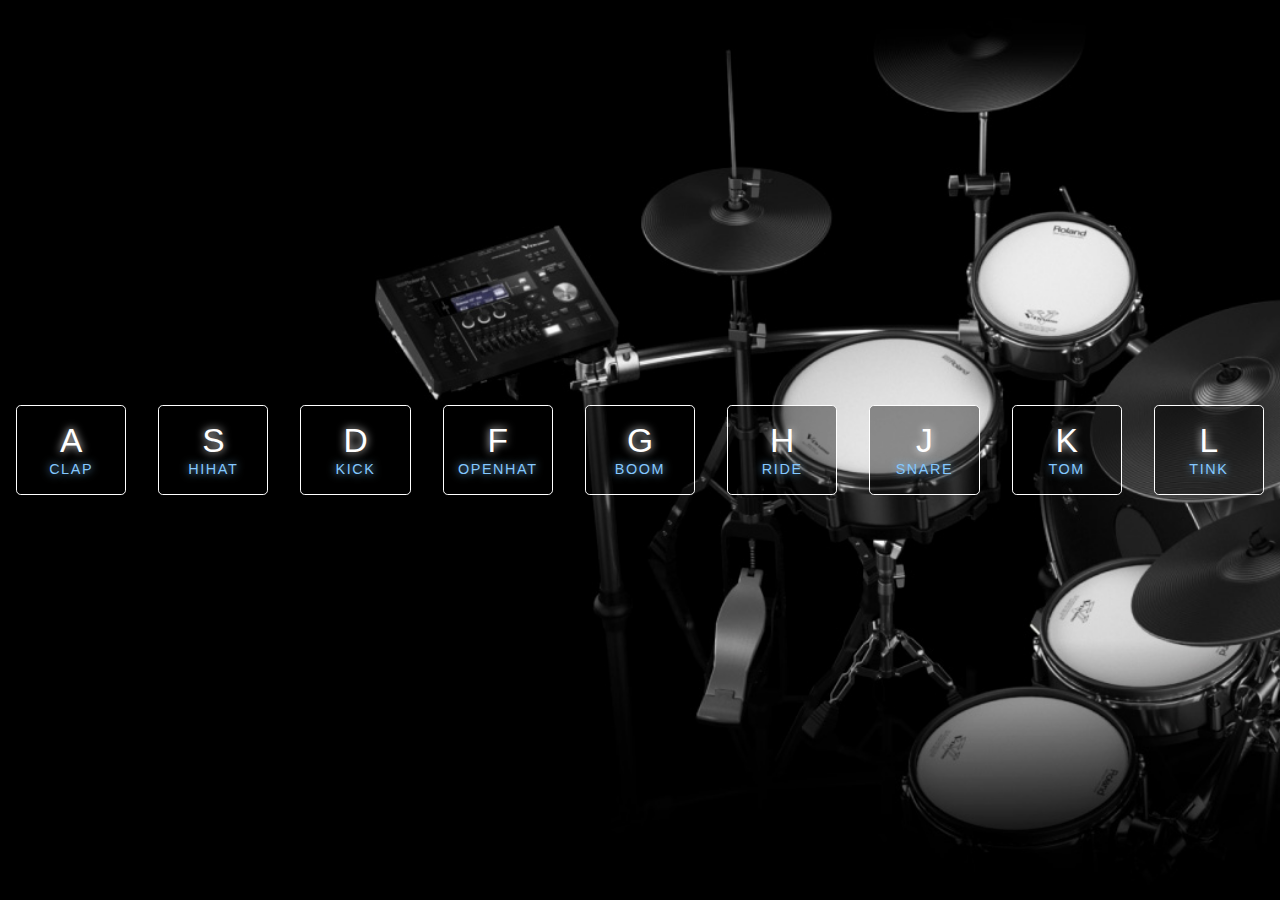
<file: Day 1 - drum kit/index.html>
<!DOCTYPE html>
<html lang="en"></html>
    <head>
        <title>Drum Kit</title>
        <meta charset="UTF-8">
        <meta name="viewport" content="width=device-width, initial-scale=1">
        <link rel="stylesheet" href="style.css">
    </head>

    <body>
        <div class="keys">
            <div data-key="65" class="key">
              <kbd>A</kbd>
              <span class="sound">clap</span>
            </div>
            <div data-key="83" class="key">
              <kbd>S</kbd>
              <span class="sound">hihat</span>
            </div>
            <div data-key="68" class="key">
              <kbd>D</kbd>
              <span class="sound">kick</span>
            </div>
            <div data-key="70" class="key">
              <kbd>F</kbd>
              <span class="sound">openhat</span>
            </div>
            <div data-key="71" class="key">
              <kbd>G</kbd>
              <span class="sound">boom</span>
            </div>
            <div data-key="72" class="key">
              <kbd>H</kbd>
              <span class="sound">ride</span>
            </div>
            <div data-key="74" class="key">
              <kbd>J</kbd>
              <span class="sound">snare</span>
            </div>
            <div data-key="75" class="key">
              <kbd>K</kbd>
              <span class="sound">tom</span>
            </div>
            <div data-key="76" class="key">
              <kbd>L</kbd>
              <span class="sound">tink</span>
            </div>
          </div>

        <audio data-key="65" src="sounds/clap.wav"></audio>
        <audio data-key="83" src="sounds/hihat.wav"></audio>
        <audio data-key="68" src="sounds/kick.wav"></audio>
        <audio data-key="70" src="sounds/openhat.wav"></audio>
        <audio data-key="71" src="sounds/boom.wav"></audio>
        <audio data-key="72" src="sounds/ride.wav"></audio>
        <audio data-key="74" src="sounds/snare.wav"></audio>
        <audio data-key="75" src="sounds/tom.wav"></audio>
        <audio data-key="76" src="sounds/tink.wav"></audio>

        <script>

        function removeTransition(e) {
          if (e.propertyName !== 'transform') return; //skip if not a transform
          e.target.classList.remove('playing');
        }

        function playSound(e) {
          const audio = document.querySelector(`audio[data-key="${e.keyCode}"]`);
          const key = document.querySelector(`.key[data-key="${e.keyCode}"]`);
          if (!audio) return; //stop function from running if no key
          audio.currentTime = 0; //rewind to start
          audio.play();
          key.classList.add('playing');
        }

        const keys = Array.from(document.querySelectorAll('.key'));

        keys.forEach(key => key.addEventListener('transitionend', removeTransition));

        window.addEventListener('keydown', playSound);
        </script>

    </body>
</html>
</file>
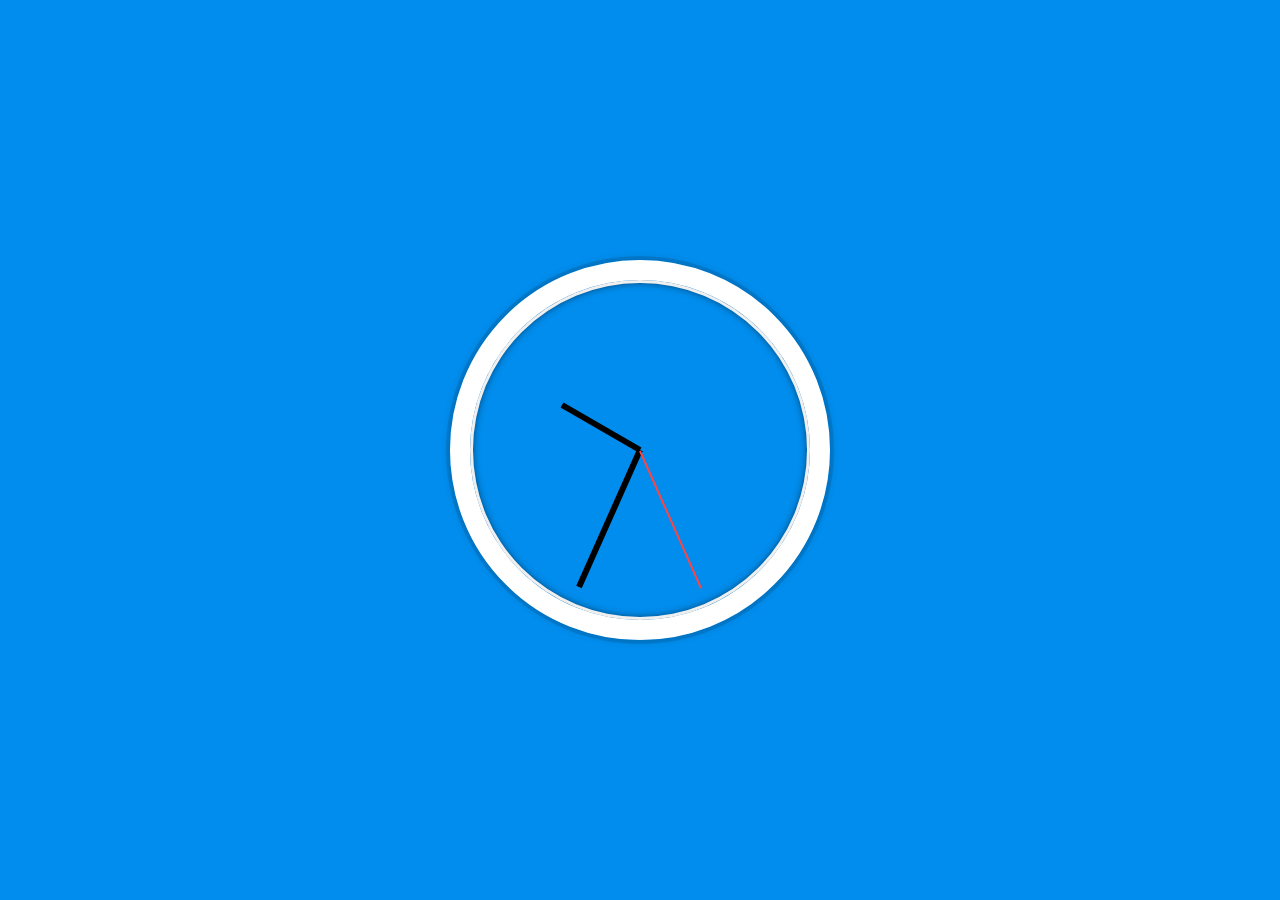
<file: Day 2 - clock/index.html>
<!DOCTYPE html>
<html lang="en">
  <head>
    <title>Clock</title>
    <meta charset="UTF-8" />
    <meta name="viewport" content="width=device-width, initial-scale=1" />
    <link rel="stylesheet" href="index.css" />
  </head>

  <body>
    <div class="clock">
      <div class="clock-face">
        <div class="hand hour-hand"></div>
        <div class="hand min-hand"></div>
        <div class="hand second-hand"></div>
      </div>
    </div>

    <script>
      const secondHand = document.querySelector(".second-hand");
      const minHand = document.querySelector(".min-hand");
      const hourHand = document.querySelector(".hour-hand");

      function setDate() {
        const now = new Date();

        const seconds = now.getSeconds();
        const secondsDegrees = (seconds / 60) * 360 + 90;
        secondHand.style.transform = `rotate(${secondsDegrees}deg)`;

        const minutes = now.getMinutes();
        const minutesDegrees = (minutes / 60) * 360 + 90;
        minHand.style.transform = `rotate(${minutesDegrees}deg)`;

        const hours = now.getHours();
        const hoursDegrees = (hours / 12) * 360 + 90;
        hourHand.style.transform = `rotate(${hoursDegrees}deg)`;

        const hands = document.querySelectorAll(".hand");
        if (seconds === 0) {
          hands.forEach(hand => (hand.style.transitionDuration = "0s"));
        } else {
          hands.forEach(hand => (hand.style.transitionDuration = "0.05s"));
        }
      }

      setInterval(setDate, 1000);

      setDate();
    </script>
  </body>
</html>
</file>
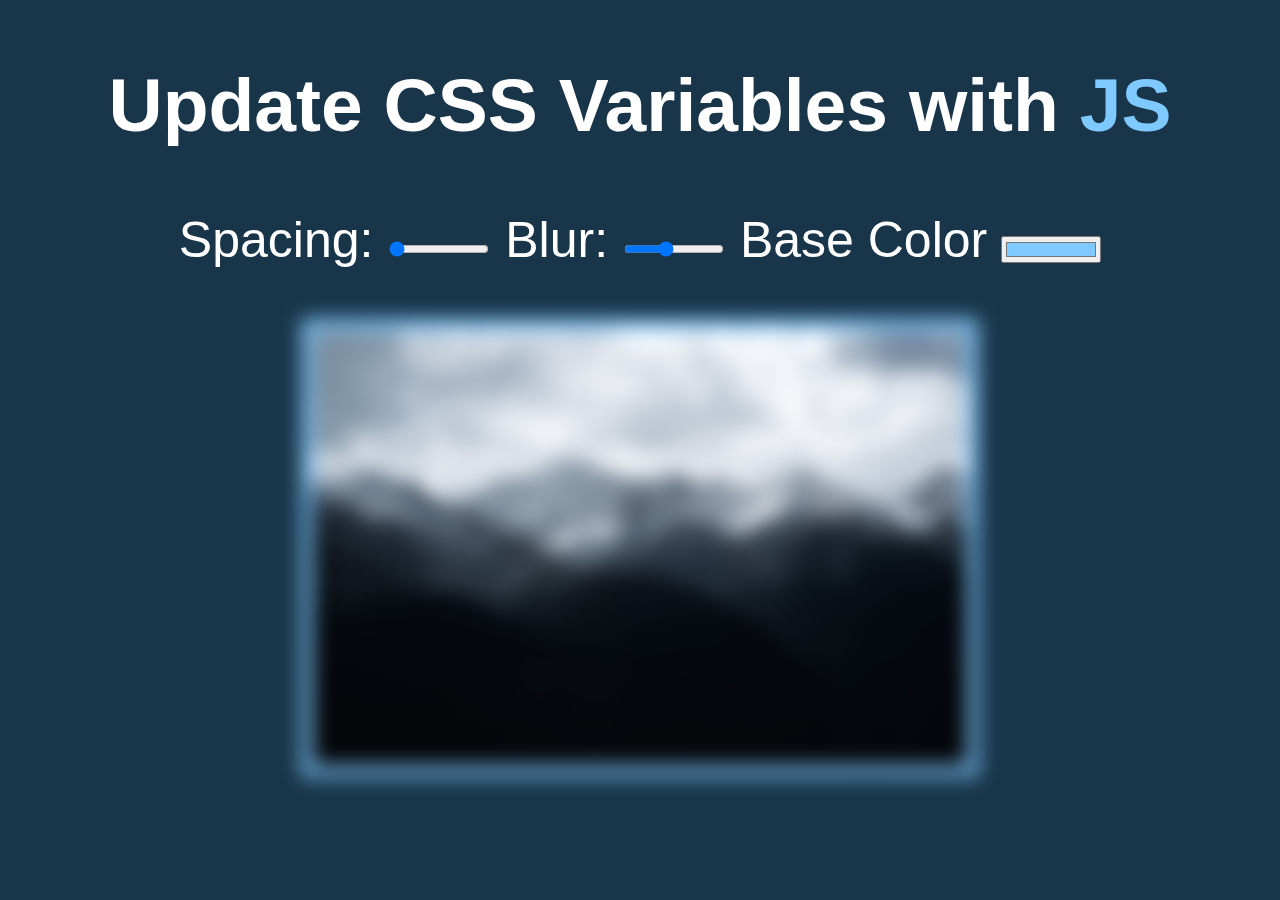
<file: Day 3 - CSS Variables/index.html>
<!DOCTYPE html>
<html lang="en">
  <head>
    <title>Scoped CSS Variables and JS</title>
    <meta charset="UTF-8" />
    <meta name="viewport" content="width=device-width, initial-scale=1" />
    <link rel="stylesheet" href="index.css" />
  </head>
  <body>
    <h2>Update CSS Variables with <span class="hl">JS</span></h2>

    <div class="controls">
      <label for="spacing">Spacing:</label>
      <input
        id="spacing"
        type="range"
        name="spacing"
        min="10"
        max="200"
        value="10"
        data-sizing="px"
      />

      <label for="blur">Blur:</label>
      <input
        id="blur"
        type="range"
        name="blur"
        min="0"
        max="25"
        value="10"
        data-sizing="px"
      />

      <label for="base">Base Color</label>
      <input id="base" type="color" name="base" value="#7ec9ff" />
    </div>

    <img src="image.jpg" />

    <script>
      const inputs = document.querySelectorAll(".controls input");

      function handleUpdate() {
        const suffix = this.dataset.sizing || "";
        document.documentElement.style.setProperty(
          `--${this.name}`,
          this.value + suffix
        );
      }

      inputs.forEach(input => input.addEventListener("change", handleUpdate));
      inputs.forEach(input =>
        input.addEventListener("mousemove", handleUpdate)
      );
    </script>
  </body>
</html>
</file>
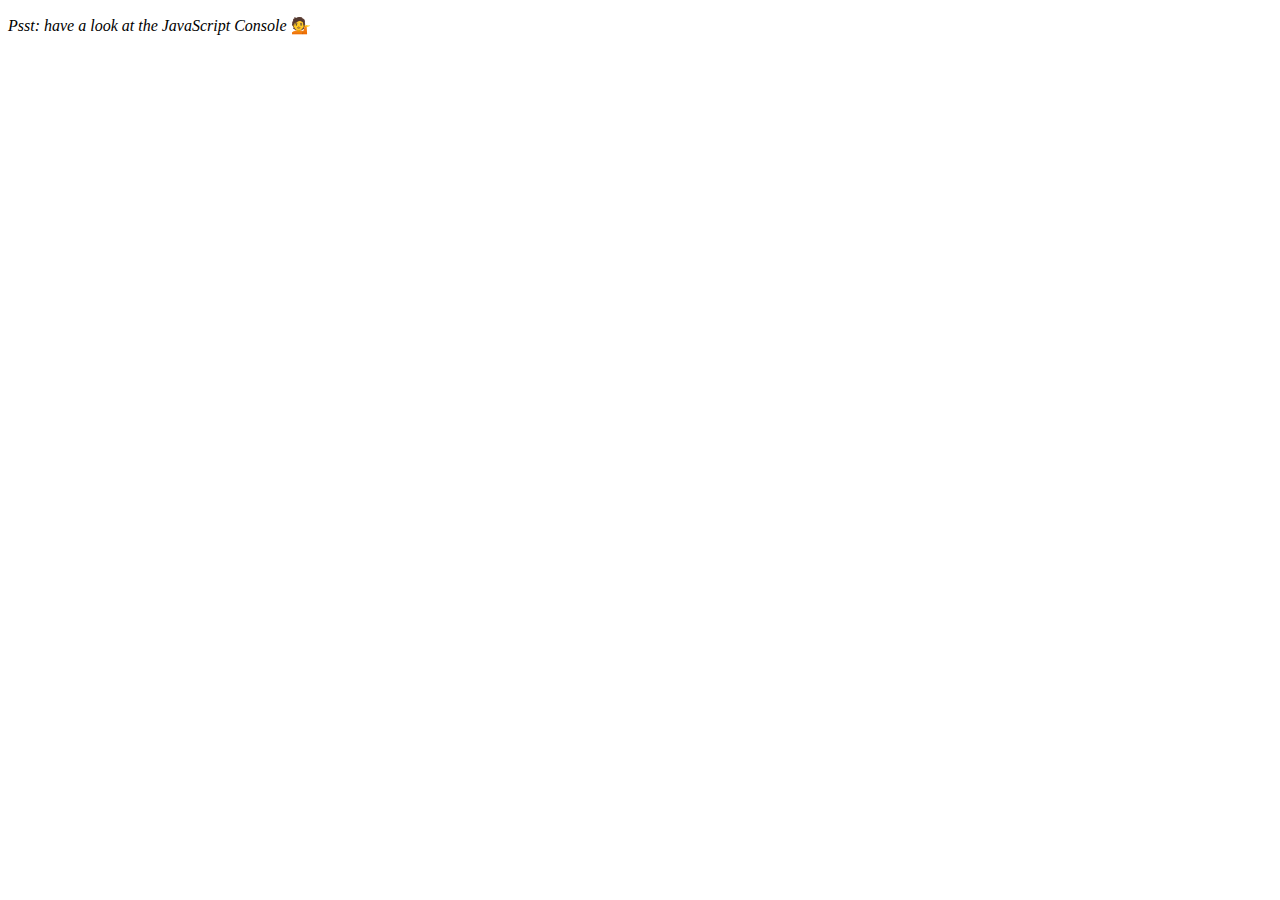
<file: Day 4 - Arrays 1/index.html>
<!DOCTYPE html>
<html lang="en">
  <head>
    <meta charset="UTF-8" />
    <title>Array Cardio 💪</title>
  </head>
  <body>
    <p><em>Psst: have a look at the JavaScript Console</em> 💁</p>
    <script>
      // Get your shorts on - this is an array workout!
      // ## Array Cardio Day 1

      // Some data we can work with

      const inventors = [
        { first: "Albert", last: "Einstein", year: 1879, passed: 1955 },
        { first: "Isaac", last: "Newton", year: 1643, passed: 1727 },
        { first: "Galileo", last: "Galilei", year: 1564, passed: 1642 },
        { first: "Marie", last: "Curie", year: 1867, passed: 1934 },
        { first: "Johannes", last: "Kepler", year: 1571, passed: 1630 },
        { first: "Nicolaus", last: "Copernicus", year: 1473, passed: 1543 },
        { first: "Max", last: "Planck", year: 1858, passed: 1947 },
        { first: "Katherine", last: "Blodgett", year: 1898, passed: 1979 },
        { first: "Ada", last: "Lovelace", year: 1815, passed: 1852 },
        { first: "Sarah E.", last: "Goode", year: 1855, passed: 1905 },
        { first: "Lise", last: "Meitner", year: 1878, passed: 1968 },
        { first: "Hanna", last: "Hammarström", year: 1829, passed: 1909 }
      ];

      const people = [
        "Beck, Glenn",
        "Becker, Carl",
        "Beckett, Samuel",
        "Beddoes, Mick",
        "Beecher, Henry",
        "Beethoven, Ludwig",
        "Begin, Menachem",
        "Belloc, Hilaire",
        "Bellow, Saul",
        "Benchley, Robert",
        "Benenson, Peter",
        "Ben-Gurion, David",
        "Benjamin, Walter",
        "Benn, Tony",
        "Bennington, Chester",
        "Benson, Leana",
        "Bent, Silas",
        "Bentsen, Lloyd",
        "Berger, Ric",
        "Bergman, Ingmar",
        "Berio, Luciano",
        "Berle, Milton",
        "Berlin, Irving",
        "Berne, Eric",
        "Bernhard, Sandra",
        "Berra, Yogi",
        "Berry, Halle",
        "Berry, Wendell",
        "Bethea, Erin",
        "Bevan, Aneurin",
        "Bevel, Ken",
        "Biden, Joseph",
        "Bierce, Ambrose",
        "Biko, Steve",
        "Billings, Josh",
        "Biondo, Frank",
        "Birrell, Augustine",
        "Black, Elk",
        "Blair, Robert",
        "Blair, Tony",
        "Blake, William"
      ];

      // Array.prototype.filter()
      // 1. Filter the list of inventors for those who were born in the 1500's
      const fifteen = inventors.filter(
        inventor => inventor.year >= 1500 && inventor.year < 1600
      );
      console.table(fifteen);

      // Array.prototype.map()
      // 2. Give us an array of the inventors' first and last names
      const fullNames = inventors.map(
        inventor => `${inventor.first} ${inventor.last}`
      );
      console.log(fullNames);

      // Array.prototype.sort()
      // 3. Sort the inventors by birthdate, oldest to youngest
      const ordered = inventors.sort((a, b) => (a.year > b.year ? 1 : -1));
      console.table(ordered);

      // Array.prototype.reduce()
      // 4. How many years did all the inventors live?
      const totalYears = inventors.reduce((total, inventor) => {
        return total + (inventor.passed - inventor.year);
      }, 0);
      console.log(totalYears);

      // 5. Sort the inventors by years lived
      const oldest = inventors.sort(function(a, b) {
        const lastGuy = a.passed - a.year;
        const nextGuy = b.passed - b.year;
        return lastGuy > nextGuy ? -1 : 1;
      });
      console.table(oldest);

      // 6. create a list of Boulevards in Paris that contain 'de' anywhere in the name
      // https://en.wikipedia.org/wiki/Category:Boulevards_in_Paris

      /*const category = document.querySelector(".mw-category");
      const links = Array.from(category.querySelectorAll("a"));

      const de = links
        .map(link => link.textContent)
        .filter(streetName => streetName.includes("de")); */

      // 7. sort Exercise
      // Sort the people alphabetically by last name
      const alpha = people.sort((lastOne, nextOne) => {
        const [aLast, aFirst] = lastOne.split(", ");
        const [bLast, bFirst] = nextOne.split(", ");
        return aLast > bLast ? 1 : -1;
      });
      console.log(alpha);
      // 8. Reduce Exercise
      // Sum up the instances of each of these
      const data = [
        "car",
        "car",
        "truck",
        "truck",
        "bike",
        "walk",
        "car",
        "van",
        "bike",
        "walk",
        "car",
        "van",
        "car",
        "truck"
      ];

      const transportation = data.reduce((obj, item) => {
        if (!obj[item]) {
          obj[item] = 0;
        }
        obj[item]++;
        return obj;
      }, {});
      console.log(transportation);
    </script>
  </body>
</html>
</file>
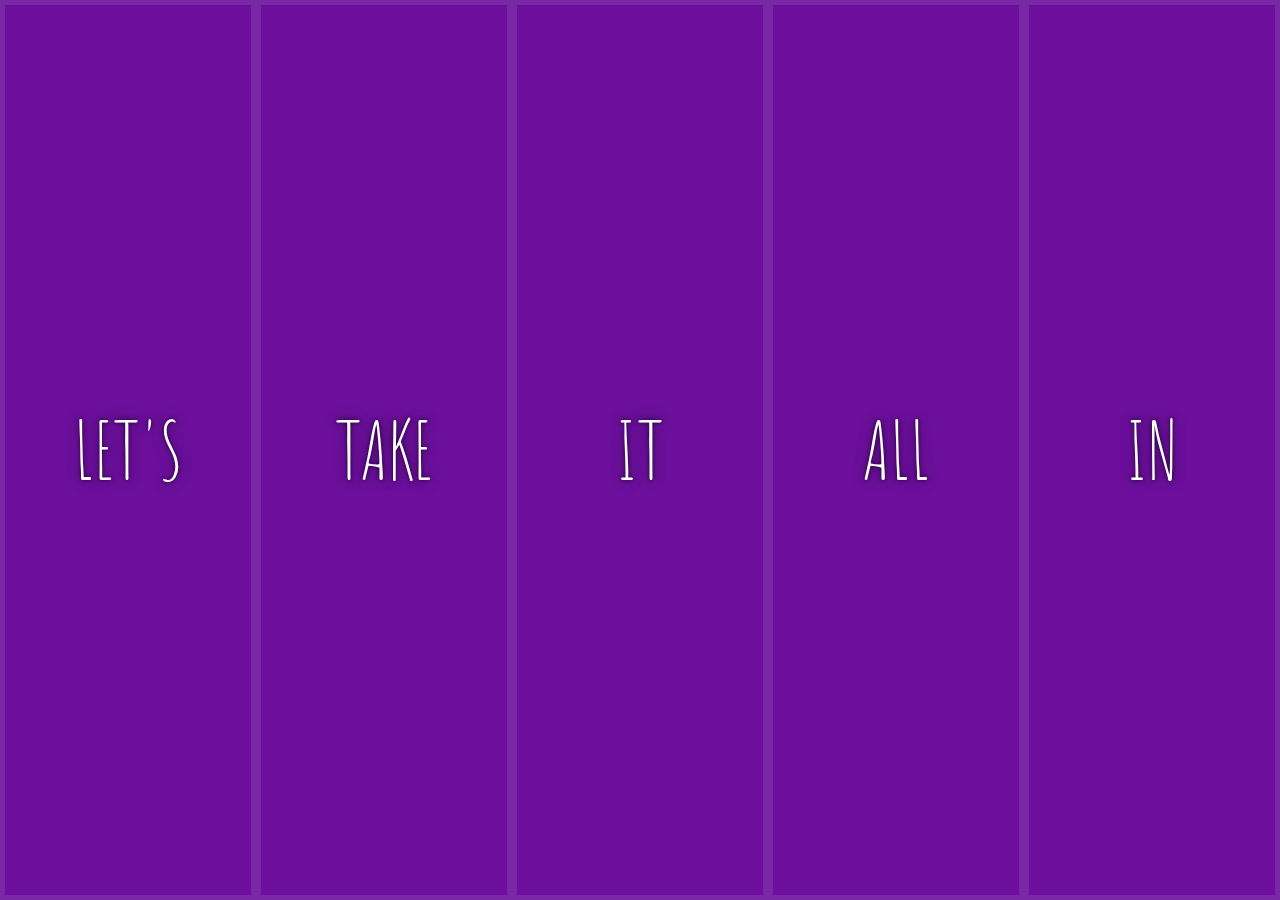
<file: Day 5 - Flex Image Gallery/index.html>
<!DOCTYPE html>
<html lang="en">
  <head>
    <title>Flex Panels</title>
    <link
      href="https://fonts.googleapis.com/css?family=Amatic+SC"
      rel="stylesheet"
      type="text/css"
    />
    <meta charset="UTF-8" />
    <meta name="viewport" content="width=device-width, initial-scale=1" />
    <link rel="stylesheet" href="style.css" />
  </head>
  <body>
    <div class="panels">
      <div class="panel panel1">
        <p>Hey</p>
        <p>Let's</p>
        <p>Dance</p>
      </div>
      <div class="panel panel2">
        <p>Give</p>
        <p>Take</p>
        <p>Receive</p>
      </div>
      <div class="panel panel3">
        <p>Experience</p>
        <p>It</p>
        <p>Today</p>
      </div>
      <div class="panel panel4">
        <p>Give</p>
        <p>All</p>
        <p>You can</p>
      </div>
      <div class="panel panel5">
        <p>Life</p>
        <p>In</p>
        <p>Motion</p>
      </div>
    </div>

    <script>
      const panels = document.querySelectorAll(".panel");

      function toggleOpen() {
        this.classList.toggle("open");
      }
      function toggleActive(e) {
        console.log(e.propertyName);
        if (e.propertyName.includes("flex")) {
          this.classList.toggle("open-active");
        }
      }

      panels.forEach(panel => panel.addEventListener("click", toggleOpen));
      panels.forEach(panel =>
        panel.addEventListener("transitionend", toggleActive)
      );
    </script>
  </body>
</html>
</file>
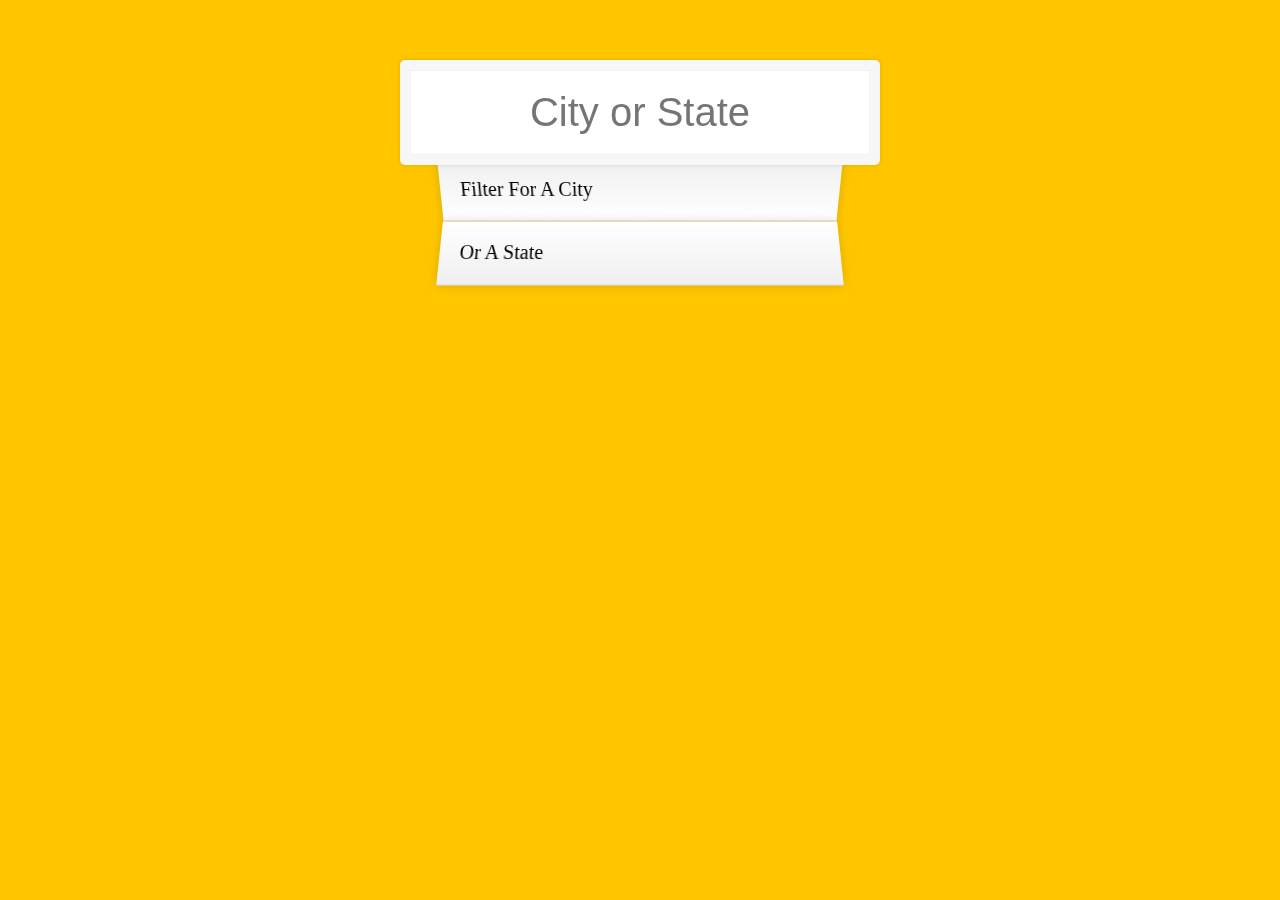
<file: Day 6 - Ajax Type Ahead/index.html>
<!DOCTYPE html>
<html lang="en">
  <head>
    <title>Type Ahead 👀</title>
    <meta charset="UTF-8" />
    <meta name="viewport" content="width=device-width, initial-scale=1" />
    <link rel="stylesheet" href="style.css" />
  </head>
  <body>
    <form class="search-form">
      <input type="text" class="search" placeholder="City or State" />
      <ul class="suggestions">
        <li>Filter for a city</li>
        <li>or a state</li>
      </ul>
    </form>
    <script>
      const endpoint =
        "https://gist.githubusercontent.com/Miserlou/c5cd8364bf9b2420bb29/raw/2bf258763cdddd704f8ffd3ea9a3e81d25e2c6f6/cities.json";

      const cities = [];

      fetch(endpoint)
        .then(blob => blob.json())
        .then(data => cities.push(...data));

      function findMatches(wordToMatch, cities) {
        return cities.filter(place => {
          // figure out if city or state matches what was searched
          const regex = RegExp(wordToMatch, "gi");
          return place.city.match(regex) || place.state.match(regex);
        });
      }

      function displayMatches() {
        const matchArray = findMatches(this.value, cities);
        const html = matchArray
          .map(place => {
            const regex = new RegExp(this.value, "gi");

            const cityName = place.city.replace(
              regex,
              `<span class="hl">${this.value}</span>`
            );

            const stateName = place.state.replace(
              regex,
              `<span class="hl">${this.value}</span>`
            );

            function numberWithCommas(x) {
              return x.toString().replace(/\B(?=(\d{3})+(?!\d))/g, ",");
            }

            return `
          <li>
            <span class="name">${cityName}, ${stateName}</span>
            <span class="population">${numberWithCommas(
              place.population
            )}</span>
          </li>`;
          })
          .join("");
        suggestions.innerHTML = html;
      }
      const searchInput = document.querySelector(".search");
      const suggestions = document.querySelector(".suggestions");

      searchInput.addEventListener("change", displayMatches);
      searchInput.addEventListener("keyup", displayMatches);
    </script>
  </body>
</html>
</file>
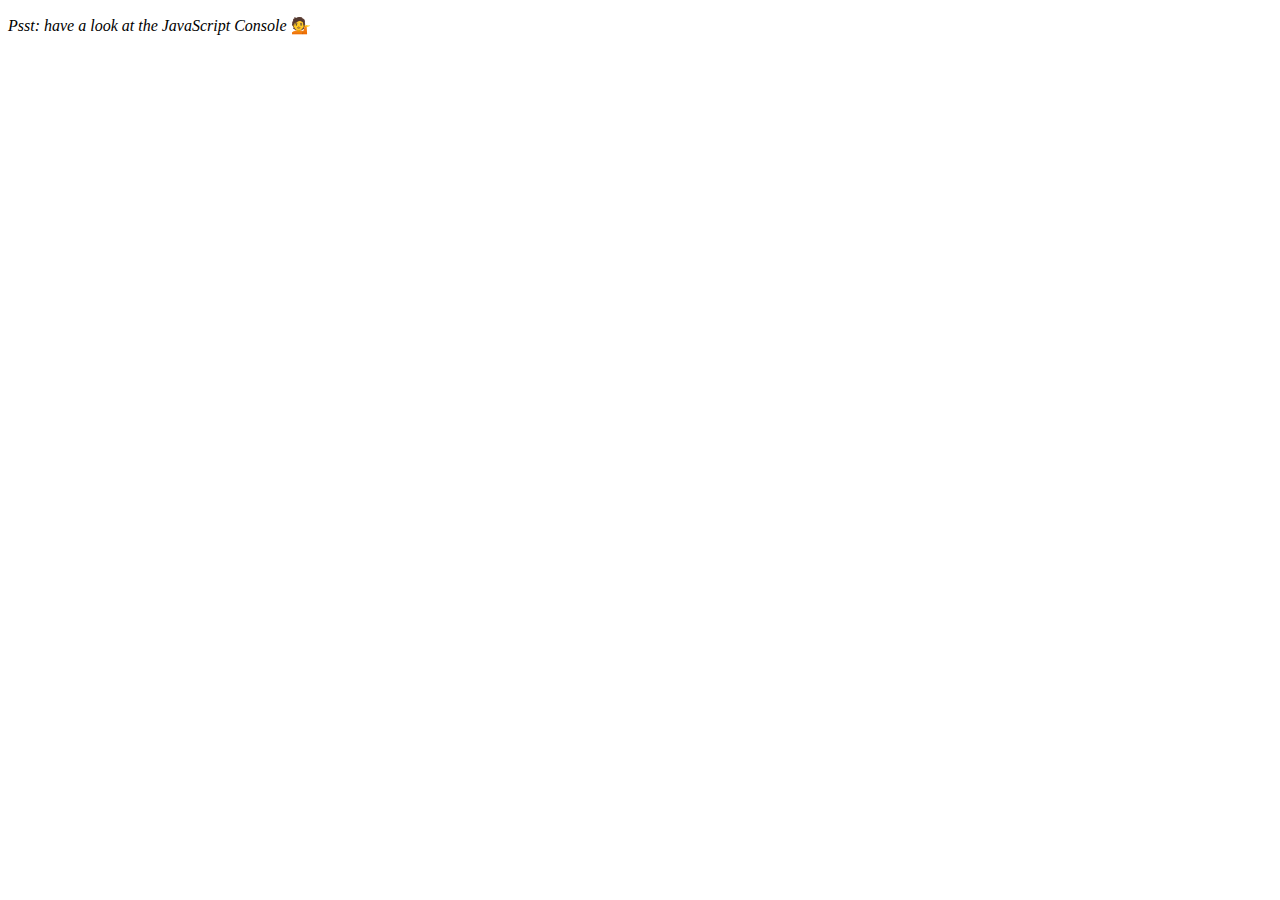
<file: Day 7 - Arrays 2/index.html>
<!DOCTYPE html>
<html lang="en">
  <head>
    <title>Array Cardio 2 💪💪</title>
    <meta charset="UTF-8" />
    <meta name="viewport" content="width=device-width, initial-scale=1" />
  </head>
  <body>
    <p><em>Psst: have a look at the JavaScript Console</em> 💁</p>
    <script>
      // ## Array Cardio Day 2

      const people = [
        { name: "Wes", year: 1988 },
        { name: "Kait", year: 1986 },
        { name: "Irv", year: 1970 },
        { name: "Lux", year: 2015 }
      ];

      const comments = [
        { text: "Love this!", id: 523423 },
        { text: "Super good", id: 823423 },
        { text: "You are the best", id: 2039842 },
        { text: "Ramen is my fav food ever", id: 123523 },
        { text: "Nice Nice Nice!", id: 542328 }
      ];

      // Some and Every Checks
      // Array.prototype.some() // is at least one person 19 or older?
      const isAdult = people.some(
        person => new Date().getFullYear() - person.year >= 19
      );
      console.log({ isAdult });

      // Array.prototype.every() // is everyone 19 or older?

      const allAdult = people.every(
        person => new Date().getFullYear() - person.year >= 19
      );
      console.log({ allAdult });

      // Array.prototype.find()
      // Find is like filter, but instead returns just the one you are looking for
      // find the comment with the ID of 823423
      const comment = comments.find(comment => comment.id === 823423);
      console.log(comment);

      // Array.prototype.findIndex()
      // Find the comment with this ID
      // delete the comment with the ID of 823423

      const index = comments.findIndex(comment => comment.id === 823423);

      // comments.splice(index, 1);
      // console.table(comments);

      const newComments = [
        ...comments.slice(1, index),
        ...comments.slice(index + 1)
      ];
      console.table(newComments);
    </script>
  </body>
</html>
</file>
<file: Day 1 - drum kit/style.css>
body,
html,
* {
  box-sizing: border-box;
  margin: 0;
  padding: 0;
  font-family: sans-serif;
}

html {
  background: url("drumbg.jpg");
  background-size: auto 100%;
  background-position: top center;
}

.keys {
  display: flex;
  flex: 1;
  align-items: center;
  justify-content: center;
  min-height: 100vh;
}

.key {
  border: 0.1rem solid #fff;
  border-radius: 0.3rem;
  margin: 1rem;
  padding: 1rem 0.5rem;
  transition: all 0.07s ease;
  width: 8rem;
  text-align: center;
  color: #fff;
  background: rgba(0, 0, 0, 0.4);
  text-shadow: 0 0 0.5rem #fff;
}

.playing {
  transform: scale(1.1);
  border-color: #249cff;
  box-shadow: 0 0 10px #249cff;
}

kbd {
  display: block;
  font-size: 2.1rem;
}

.sound {
  font-size: 0.9rem;
  text-transform: uppercase;
  letter-spacing: 0.1rem;
  color: #84c8ff;
  text-shadow: 0 0 0.5rem #84c8ff;
}

@media only screen and (max-width: 1000px) {
  .keys {
    flex-wrap: wrap;
  }
}
</file>
<file: Day 2 - clock/index.css>
html {
  background: #018ded url(http://unsplash.it/1500/1000?image=881&blur=5);
  background-size: cover;
  font-family: "helvetica neue";
  text-align: center;
  font-size: 10px;
}

body {
  margin: 0;
  font-size: 2rem;
  display: flex;
  flex: 1;
  min-height: 100vh;
  align-items: center;
}

.clock {
  width: 30rem;
  height: 30rem;
  border: 20px solid white;
  border-radius: 50%;
  margin: 50px auto;
  position: relative;
  padding: 2rem;
  box-shadow: 0 0 0 4px rgba(0, 0, 0, 0.1), inset 0 0 0 3px #efefef,
    inset 0 0 10px black, 0 0 10px rgba(0, 0, 0, 0.2);
}

.clock-face {
  position: relative;
  width: 100%;
  height: 100%;
  transform: translateY(-3px); /* account for the height of the clock hands */
}

.hand {
  width: 50%;
  height: 6px;
  background: #000;
  position: absolute;
  top: 50%;
  transform-origin: 100%;
  transform: rotate(90deg);
  transition: all 0.05s;
  transition-timing-function: cubic-bezier(0.38, 2.85, 0.58, 1);
}

.hour-hand {
  width: 30%;
  right: 50%;
}

.second-hand {
  background: rgb(255, 68, 68);
  height: 2px;
  right: 50%;
  top: 51%;
}
</file>
<file: Day 3 - CSS Variables/index.css>
:root {
  --base: #7ec9ff;
  --spacing: 10px;
  --blur: 10px;
}

body {
  text-align: center;
  background: #193549;
  color: #fff;
  font-family: "helvetica neue", sans-serif;
  font-weight: 100;
  font-size: 50px;
}

.controls {
  margin-bottom: 50px;
}

input {
  width: 100px;
}

img {
  width: 41rem;
  height: auto;
  padding: var(--spacing);
  background: var(--base);
  filter: blur(var(--blur));
}

.hl {
  color: var(--base);
}
</file>
<file: Day 5 - Flex Image Gallery/style.css>
html {
  box-sizing: border-box;
  background: #ffc600;
  font-family: "helvetica neue";
  font-size: 20px;
  font-weight: 200;
}

body {
  margin: 0;
}

*,
*:before,
*:after {
  box-sizing: inherit;
}

.panels {
  min-height: 100vh;
  overflow: hidden;
  display: flex;
}

.panel {
  background: #6b0f9c;
  box-shadow: inset 0 0 0 5px rgba(255, 255, 255, 0.1);
  color: white;
  text-align: center;
  /* Safari transitionend event.propertyName === flex */
  /* Chrome + FF transitionend event.propertyName === flex-grow */
  transition: font-size 0.7s cubic-bezier(0.61, -0.19, 0.7, -0.11),
    flex 0.7s cubic-bezier(0.61, -0.19, 0.7, -0.11), background 0.2s;
  font-size: 20px;
  background-size: cover;
  background-position: center;
  flex: 1;
  justify-content: center;
  align-items: center;
  display: flex;
  flex-direction: column;
}

.panel1 {
  background-image: url(https://source.unsplash.com/gYl-UtwNg_I/1500x1500);
}
.panel2 {
  background-image: url(https://source.unsplash.com/rFKUFzjPYiQ/1500x1500);
}
.panel3 {
  background-image: url(https://images.unsplash.com/photo-1465188162913-8fb5709d6d57?ixlib=rb-0.3.5&q=80&fm=jpg&crop=faces&cs=tinysrgb&w=1500&h=1500&fit=crop&s=967e8a713a4e395260793fc8c802901d);
}
.panel4 {
  background-image: url(https://source.unsplash.com/ITjiVXcwVng/1500x1500);
}
.panel5 {
  background-image: url(https://source.unsplash.com/3MNzGlQM7qs/1500x1500);
}

/* Flex Children */
.panel > * {
  margin: 0;
  width: 100%;
  transition: transform 0.5s;

  flex: 1 0 auto;
  display: flex;
  justify-content: center;
  align-items: center;
}

.panel > *:first-child {
  transform: translateY(-100%);
}
.panel.open-active > *:first-child {
  transform: translateY(0);
}
.panel > *:last-child {
  transform: translateY(100%);
}
.panel.open-active > *:last-child {
  transform: translateY(0);
}

.panel p {
  text-transform: uppercase;
  font-family: "Amatic SC", cursive;
  text-shadow: 0 0 4px rgba(0, 0, 0, 0.72), 0 0 14px rgba(0, 0, 0, 0.45);
  font-size: 2em;
}
.panel:hover {
  cursor: pointer;
}

.panel p:nth-child(2) {
  font-size: 4em;
}

.panel.open {
  font-size: 40px;
  flex: 5;
}
</file>
<file: Day 6 - Ajax Type Ahead/style.css>
html {
  box-sizing: border-box;
  background: #ffc600;
  font-family: "helvetica neue";
  font-size: 20px;
  font-weight: 200;
}

*,
*:before,
*:after {
  box-sizing: inherit;
}

input {
  width: 100%;
  padding: 20px;
}

.search-form {
  max-width: 400px;
  margin: 50px auto;
}

input.search {
  margin: 0;
  text-align: center;
  outline: 0;
  border: 10px solid #f7f7f7;
  width: 120%;
  left: -10%;
  position: relative;
  top: 10px;
  z-index: 2;
  border-radius: 5px;
  font-size: 40px;
  box-shadow: 0 0 5px rgba(0, 0, 0, 0.12), inset 0 0 2px rgba(0, 0, 0, 0.19);
}

.suggestions {
  margin: 0;
  padding: 0;
  position: relative;
  /*perspective: 20px;*/
}

.suggestions li {
  background: white;
  list-style: none;
  border-bottom: 1px solid #d8d8d8;
  box-shadow: 0 0 10px rgba(0, 0, 0, 0.14);
  margin: 0;
  padding: 20px;
  transition: background 0.2s;
  display: flex;
  justify-content: space-between;
  text-transform: capitalize;
}

.suggestions li:nth-child(even) {
  transform: perspective(100px) rotateX(3deg) translateY(2px) scale(1.001);
  background: linear-gradient(to bottom, #ffffff 0%, #efefef 100%);
}

.suggestions li:nth-child(odd) {
  transform: perspective(100px) rotateX(-3deg) translateY(3px);
  background: linear-gradient(to top, #ffffff 0%, #efefef 100%);
}

span.population {
  font-size: 15px;
}

.hl {
  background: #ffc600;
}
</file>
